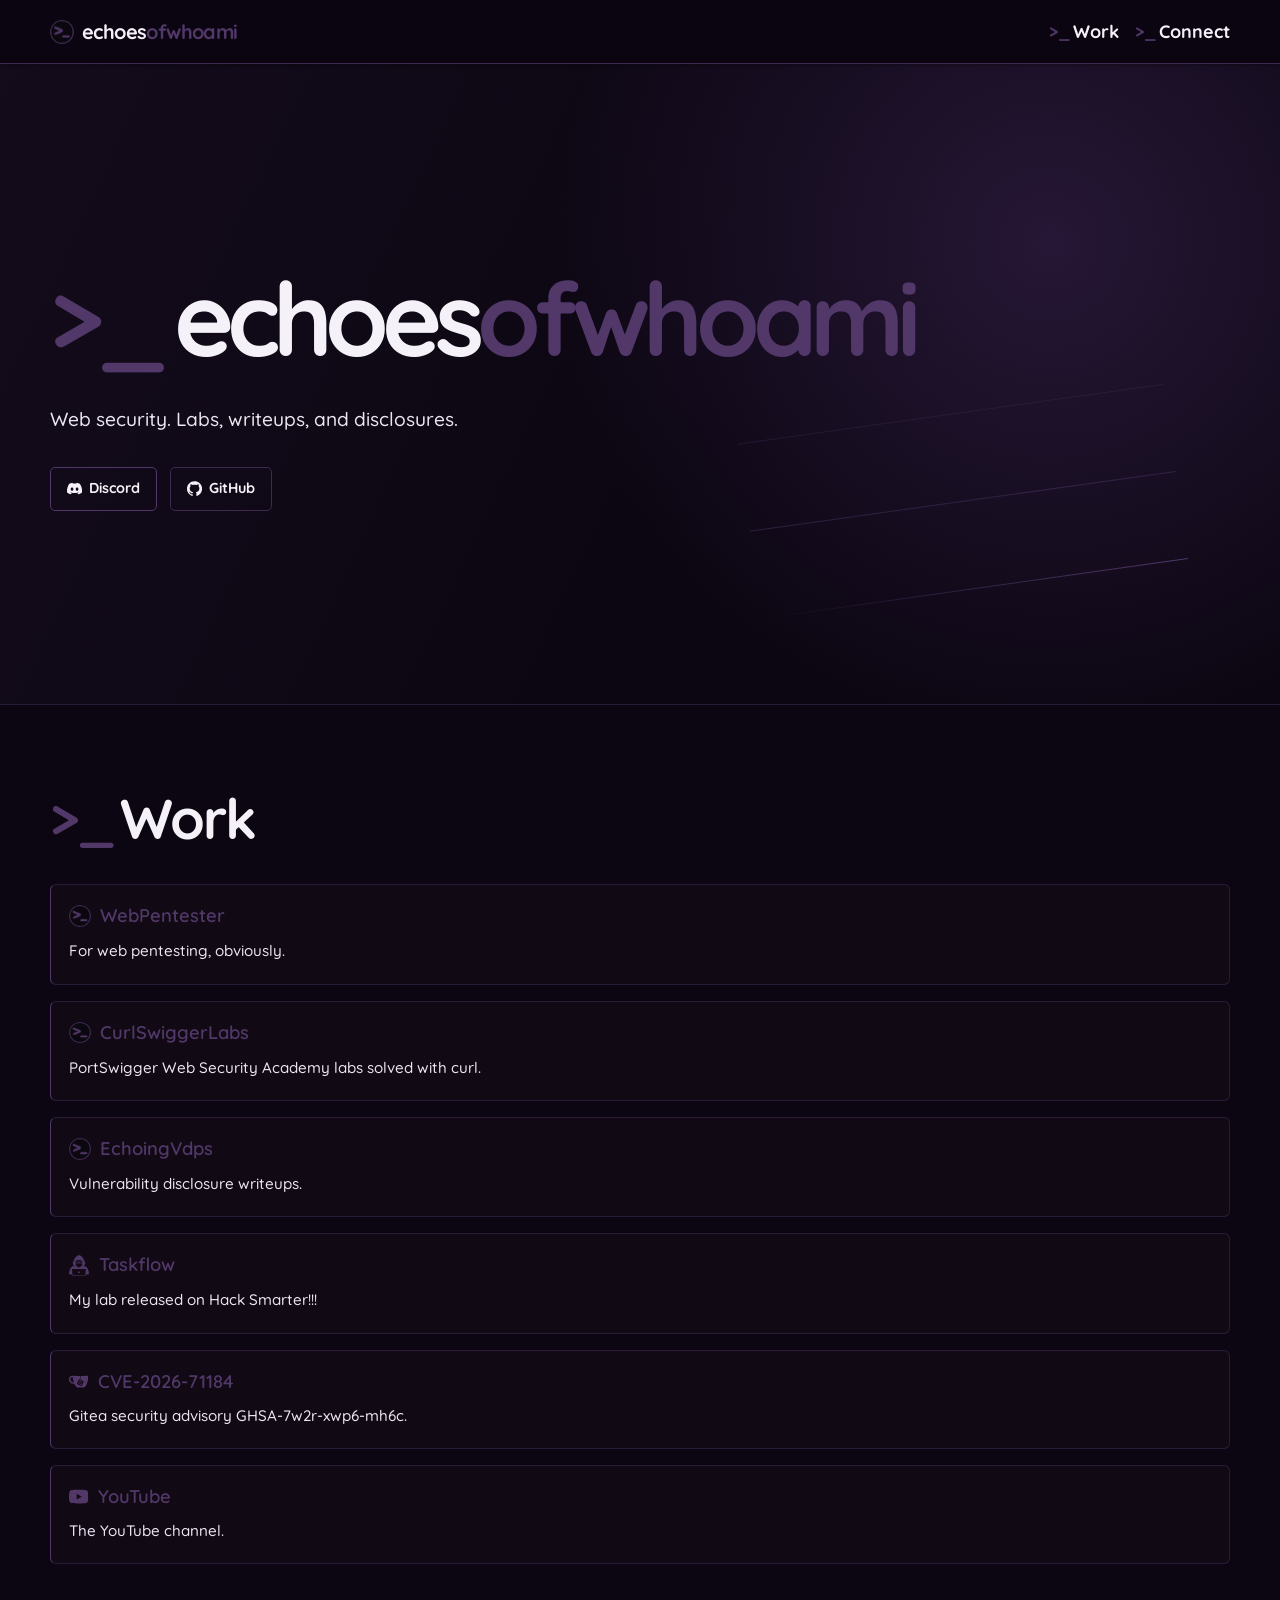
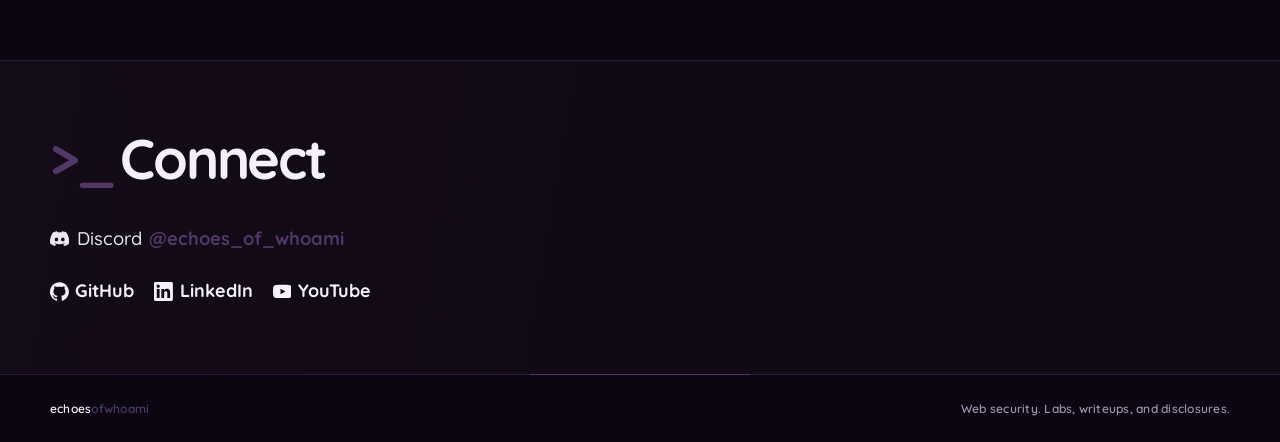
<file: index.html>
<!DOCTYPE html>
<html lang="en">
  <head>
    <meta charset="UTF-8" />
    <meta name="viewport" content="width=device-width, initial-scale=1.0" />
    <title>echoesofwhoami</title>
    <meta
      name="description"
      content="echoesofwhoami. Web security: WebPentester, CurlSwiggerLabs, EchoingVdps, Taskflow, and CVE-2026-71184."
    />
    <meta name="robots" content="index, follow" />
    <meta name="color-scheme" content="dark" />
    <link rel="canonical" href="https://echoesofwhoami.com/" />
    <link rel="icon" href="/logo.png" type="image/png" />

    <meta property="og:type" content="website" />
    <meta property="og:url" content="https://echoesofwhoami.com/" />
    <meta property="og:title" content="echoesofwhoami" />
    <meta
      property="og:description"
      content="echoesofwhoami. Web security: WebPentester, CurlSwiggerLabs, EchoingVdps, Taskflow, and CVE-2026-71184."
    />
    <meta property="og:locale" content="en_US" />
    <meta property="og:site_name" content="echoesofwhoami" />
    <meta property="og:image" content="https://echoesofwhoami.com/og-default.png" />
    <meta property="og:image:secure_url" content="https://echoesofwhoami.com/og-default.png" />
    <meta property="og:image:type" content="image/png" />
    <meta property="og:image:width" content="1200" />
    <meta property="og:image:height" content="627" />
    <meta property="og:image:alt" content="echoesofwhoami" />

    <meta name="twitter:card" content="summary_large_image" />
    <meta name="twitter:title" content="echoesofwhoami" />
    <meta
      name="twitter:description"
      content="echoesofwhoami. Web security: WebPentester, CurlSwiggerLabs, EchoingVdps, Taskflow, and CVE-2026-71184."
    />
    <meta name="twitter:image" content="https://echoesofwhoami.com/og-default.png" />

    <link rel="preconnect" href="https://fonts.googleapis.com" />
    <link rel="preconnect" href="https://fonts.gstatic.com" crossorigin />
    <link href="https://fonts.googleapis.com/css2?family=Quicksand:wght@500;600;700&display=swap" rel="stylesheet" />
    <link rel="stylesheet" href="/styles.css" />

    <script type="application/ld+json">
      {
        "@context": "https://schema.org",
        "@graph": [
          {
            "@type": "ProfilePage",
            "@id": "https://echoesofwhoami.com/#page",
            "url": "https://echoesofwhoami.com/",
            "name": "echoesofwhoami",
            "description": "echoesofwhoami. Web security: WebPentester, CurlSwiggerLabs, EchoingVdps, Taskflow, and CVE-2026-71184.",
            "image": "https://echoesofwhoami.com/og-default.png",
            "mainEntity": {
              "@id": "https://echoesofwhoami.com/#person"
            }
          },
          {
            "@type": "Person",
            "@id": "https://echoesofwhoami.com/#person",
            "name": "echoesofwhoami",
            "alternateName": "echoes_of_whoami",
            "url": "https://echoesofwhoami.com/",
            "image": "https://echoesofwhoami.com/og-default.png",
            "description": "Web security. Labs, writeups, and disclosures.",
            "sameAs": [
              "https://github.com/echoesofwhoami",
              "https://www.linkedin.com/in/amos-v",
              "https://www.youtube.com/@echoesofwhoami"
            ]
          },
          {
            "@type": "ItemList",
            "@id": "https://echoesofwhoami.com/#work",
            "name": "Work",
            "itemListElement": [
              {
                "@type": "ListItem",
                "position": 1,
                "item": {
                  "@type": "WebSite",
                  "name": "WebPentester",
                  "url": "https://webpentester.com",
                  "discussionUrl": "https://discord.gg/reYpPRST5"
                }
              },
              {
                "@type": "ListItem",
                "position": 2,
                "item": {
                  "@type": "WebSite",
                  "name": "CurlSwiggerLabs",
                  "url": "https://curlswiggerlabs.echoesofwhoami.com"
                }
              },
              {
                "@type": "ListItem",
                "position": 3,
                "item": {
                  "@type": "WebSite",
                  "name": "EchoingVdps",
                  "url": "https://echoingvdps.echoesofwhoami.com"
                }
              },
              {
                "@type": "ListItem",
                "position": 4,
                "item": {
                  "@type": "CreativeWork",
                  "name": "Taskflow",
                  "url": "https://www.hacksmarter.org/courses/e29f58a3-73bf-4290-a12c-e6c801a3042f"
                }
              },
              {
                "@type": "ListItem",
                "position": 5,
                "item": {
                  "@type": "CreativeWork",
                  "name": "CVE-2026-71184",
                  "url": "https://github.com/go-gitea/gitea/security/advisories/GHSA-7w2r-xwp6-mh6c"
                }
              },
              {
                "@type": "ListItem",
                "position": 6,
                "item": {
                  "@type": "WebSite",
                  "name": "YouTube",
                  "url": "https://www.youtube.com/@echoesofwhoami"
                }
              }
            ]
          }
        ]
      }
    </script>
  </head>
  <body>
    <svg class="sprite" aria-hidden="true">
      <symbol id="icon-github" viewBox="0 0 24 24">
        <path d="M12 .297c-6.63 0-12 5.373-12 12 0 5.303 3.438 9.8 8.205 11.385.6.113.82-.258.82-.577 0-.285-.01-1.04-.015-2.04-3.338.724-4.042-1.61-4.042-1.61C4.422 18.07 3.633 17.7 3.633 17.7c-1.087-.744.084-.729.084-.729 1.205.084 1.838 1.236 1.838 1.236 1.07 1.835 2.809 1.305 3.495.998.108-.776.417-1.305.76-1.605-2.665-.3-5.466-1.332-5.466-5.93 0-1.31.465-2.38 1.235-3.22-.135-.303-.54-1.523.105-3.176 0 0 1.005-.322 3.3 1.23.96-.267 1.98-.399 3-.405 1.02.006 2.04.138 3 .405 2.28-1.552 3.285-1.23 3.285-1.23.645 1.653.24 2.873.12 3.176.765.84 1.23 1.91 1.23 3.22 0 4.61-2.805 5.625-5.475 5.92.42.36.81 1.096.81 2.22 0 1.606-.015 2.896-.015 3.286 0 .315.21.69.825.57C20.565 22.092 24 17.592 24 12.297c0-6.627-5.373-12-12-12" />
      </symbol>
      <symbol id="icon-linkedin" viewBox="0 0 24 24">
        <path d="M20.447 20.452h-3.554v-5.569c0-1.328-.027-3.037-1.852-3.037-1.853 0-2.136 1.445-2.136 2.939v5.667H9.351V9h3.414v1.561h.046c.477-.9 1.637-1.85 3.37-1.85 3.601 0 4.267 2.37 4.267 5.455v6.286zM5.337 7.433c-1.144 0-2.063-.926-2.063-2.065 0-1.138.92-2.063 2.063-2.063 1.14 0 2.064.925 2.064 2.063 0 1.139-.925 2.065-2.064 2.065zm1.782 13.019H3.555V9h3.564v11.452zM22.225 0H1.771C.792 0 0 .774 0 1.729v20.542C0 23.227.792 24 1.771 24h20.451C23.2 24 24 23.227 24 22.271V1.729C24 .774 23.2 0 22.222 0h.003z" />
      </symbol>
      <symbol id="icon-discord" viewBox="0 0 24 24">
        <path d="M20.317 4.3698a19.7913 19.7913 0 00-4.8851-1.5152.0741.0741 0 00-.0785.0371c-.211.3753-.4447.8648-.6083 1.2495-1.8447-.2762-3.68-.2762-5.4868 0-.1636-.3933-.4058-.8742-.6177-1.2495a.077.077 0 00-.0785-.037 19.7363 19.7363 0 00-4.8852 1.515.0699.0699 0 00-.0321.0277C.5334 9.0458-.319 13.5799.0992 18.0578a.0824.0824 0 00.0312.0561c2.0528 1.5076 4.0413 2.4228 5.9929 3.0294a.0777.0777 0 00.0842-.0276c.4616-.6304.8731-1.2952 1.226-1.9942a.076.076 0 00-.0416-.1057c-.6528-.2476-1.2743-.5495-1.8722-.8923a.077.077 0 01-.0076-.1277c.1258-.0943.2517-.1923.3718-.2914a.0743.0743 0 01.0776-.0105c3.9278 1.7933 8.18 1.7933 12.0614 0a.0739.0739 0 01.0785.0095c.1202.099.246.1981.3728.2924a.077.077 0 01-.0066.1276 12.2986 12.2986 0 01-1.873.8914.0766.0766 0 00-.0407.1067c.3604.698.7719 1.3628 1.225 1.9932a.076.076 0 00.0842.0286c1.961-.6067 3.9495-1.5219 6.0023-3.0294a.077.077 0 00.0313-.0552c.5004-5.177-.8382-9.6739-3.5485-13.6604a.061.061 0 00-.0312-.0286zM8.02 15.3312c-1.1825 0-2.1569-1.0857-2.1569-2.419 0-1.3332.9555-2.4189 2.157-2.4189 1.2108 0 2.1757 1.0952 2.1568 2.419 0 1.3332-.9555 2.4189-2.1569 2.4189zm7.9748 0c-1.1825 0-2.1569-1.0857-2.1569-2.419 0-1.3332.9554-2.4189 2.1569-2.4189 1.2108 0 2.1757 1.0952 2.1568 2.419 0 1.3332-.946 2.4189-2.1568 2.4189Z" />
      </symbol>
      <symbol id="icon-youtube" viewBox="0 0 24 24">
        <path d="M23.498 6.186a3.016 3.016 0 0 0-2.122-2.136C19.505 3.545 12 3.545 12 3.545s-7.505 0-9.377.505A3.017 3.017 0 0 0 .502 6.186C0 8.07 0 12 0 12s0 3.93.502 5.814a3.016 3.016 0 0 0 2.122 2.136c1.871.505 9.376.505 9.376.505s7.505 0 9.377-.505a3.015 3.015 0 0 0 2.122-2.136C24 15.93 24 12 24 12s0-3.93-.502-5.814zM9.545 15.568V8.432L15.818 12l-6.273 3.568z" />
      </symbol>
      <symbol id="icon-gitea" viewBox="0 0 24 24">
        <path d="M4.209 4.603c-.247 0-.525.02-.84.088-.333.07-1.28.283-2.054 1.027C-.403 7.25.035 9.685.089 10.052c.065.446.263 1.687 1.21 2.768 1.749 2.141 5.513 2.092 5.513 2.092s.462 1.103 1.168 2.119c.955 1.263 1.936 2.248 2.89 2.367 2.406 0 7.212-.004 7.212-.004s.458.004 1.08-.394c.535-.324 1.013-.893 1.013-.893s.492-.527 1.18-1.73c.21-.37.385-.729.538-1.068 0 0 2.107-4.471 2.107-8.823-.042-1.318-.367-1.55-.443-1.627-.156-.156-.366-.153-.366-.153s-4.475.252-6.792.306c-.508.011-1.012.023-1.512.027v4.474l-.634-.301c0-1.39-.004-4.17-.004-4.17-1.107.016-3.405-.084-3.405-.084s-5.399-.27-5.987-.324c-.187-.011-.401-.032-.648-.032zm.354 1.832h.111s.271 2.269.6 3.597C5.549 11.147 6.22 13 6.22 13s-.996-.119-1.641-.348c-.99-.324-1.409-.714-1.409-.714s-.73-.511-1.096-1.52C1.444 8.73 2.021 7.7 2.021 7.7s.32-.859 1.47-1.145c.395-.106.863-.12 1.072-.12zm8.33 2.554c.26.003.509.127.509.127l.868.422-.529 1.075a.686.686 0 0 0-.614.359.685.685 0 0 0 .072.756l-.939 1.924a.69.69 0 0 0-.66.527.687.687 0 0 0 .347.763.686.686 0 0 0 .867-.206.688.688 0 0 0-.069-.882l.916-1.874a.667.667 0 0 0 .237-.02.657.657 0 0 0 .271-.137 8.826 8.826 0 0 1 1.016.512.761.761 0 0 1 .286.282c.073.21-.073.569-.073.569-.087.29-.702 1.55-.702 1.55a.692.692 0 0 0-.676.477.681.681 0 1 0 1.157-.252c.073-.141.141-.282.214-.431.19-.397.515-1.16.515-1.16.035-.066.218-.394.103-.814-.095-.435-.48-.638-.48-.638-.467-.301-1.116-.58-1.116-.58s0-.156-.042-.27a.688.688 0 0 0-.148-.241l.516-1.062 2.89 1.401s.48.218.583.619c.073.282-.019.534-.069.657-.24.587-2.1 4.317-2.1 4.317s-.232.554-.748.588a1.065 1.065 0 0 1-.393-.045l-.202-.08-4.31-2.1s-.417-.218-.49-.596c-.083-.31.104-.691.104-.691l2.073-4.272s.183-.37.466-.497a.855.855 0 0 1 .35-.077z" />
      </symbol>
    </svg>
    <header class="navbar">
      <nav class="nav-container" aria-label="Primary">
        <a class="brand-link" href="/">
          <img class="brand-icon" src="/logo.png" alt="" width="24" height="24" />
          <span class="wordmark">echoes<span class="name-accent">ofwhoami</span></span>
        </a>
        <ul class="nav-links">
          <li><a href="#work"><span class="prompt" aria-hidden="true">&gt;_</span>Work</a></li>
          <li><a href="#connect"><span class="prompt" aria-hidden="true">&gt;_</span>Connect</a></li>
        </ul>
      </nav>
    </header>

    <main>
      <section class="hero" aria-labelledby="home-title">
        <div class="shell">
          <h1 id="home-title"><span class="prompt" aria-hidden="true">&gt;_</span>echoes<span class="name-accent">ofwhoami</span></h1>
          <p>Web security. Labs, writeups, and disclosures.</p>
          <div class="hero-actions">
            <a class="button button-primary" href="https://discord.gg/reYpPRST5" rel="noreferrer">
              <svg class="icon" aria-hidden="true"><use href="#icon-discord"></use></svg>
              Discord
            </a>
            <a class="button" href="https://github.com/echoesofwhoami" rel="noreferrer">
              <svg class="icon" aria-hidden="true"><use href="#icon-github"></use></svg>
              GitHub
            </a>
          </div>
        </div>
      </section>

      <section class="work" id="work" aria-labelledby="work-title">
        <div class="shell">
          <h2 id="work-title"><span class="prompt" aria-hidden="true">&gt;_</span>Work</h2>
          <div class="work-list">
            <article>
              <h3>
                <a href="https://webpentester.com" rel="noreferrer">
                  <img class="mark" src="/logo.png" alt="" width="22" height="22" />
                  WebPentester
                </a>
              </h3>
              <p>
                For web pentesting, obviously.
              </p>
            </article>
            <article>
              <h3>
                <a href="https://curlswiggerlabs.echoesofwhoami.com" rel="noreferrer">
                  <img class="mark" src="/logo.png" alt="" width="22" height="22" />
                  CurlSwiggerLabs
                </a>
              </h3>
              <p>PortSwigger Web Security Academy labs solved with curl.</p>
            </article>
            <article>
              <h3>
                <a href="https://echoingvdps.echoesofwhoami.com" rel="noreferrer">
                  <img class="mark" src="/logo.png" alt="" width="22" height="22" />
                  EchoingVdps
                </a>
              </h3>
              <p>Vulnerability disclosure writeups.</p>
            </article>
            <article>
              <h3>
                <a href="https://www.hacksmarter.org/courses/e29f58a3-73bf-4290-a12c-e6c801a3042f" rel="noreferrer">
                  <span class="icon-mask" aria-hidden="true"></span>
                  Taskflow
                </a>
              </h3>
              <p>My lab released on Hack Smarter!!!</p>
            </article>
            <article>
              <h3>
                <a href="https://github.com/go-gitea/gitea/security/advisories/GHSA-7w2r-xwp6-mh6c" rel="noreferrer">
                  <svg class="icon" aria-hidden="true"><use href="#icon-gitea"></use></svg>
                  CVE-2026-71184
                </a>
              </h3>
              <p>Gitea security advisory GHSA-7w2r-xwp6-mh6c.</p>
            </article>
            <article>
              <h3>
                <a href="https://www.youtube.com/@echoesofwhoami" rel="noreferrer">
                  <svg class="icon" aria-hidden="true"><use href="#icon-youtube"></use></svg>
                  YouTube
                </a>
              </h3>
              <p>The YouTube channel.</p>
            </article>
          </div>
        </div>
      </section>

      <section class="connect" id="connect" aria-labelledby="connect-title">
        <div class="shell">
          <h2 id="connect-title"><span class="prompt" aria-hidden="true">&gt;_</span>Connect</h2>
          <p class="handle">
            <a href="https://discord.gg/reYpPRST5" rel="noreferrer">
              <svg class="icon" aria-hidden="true"><use href="#icon-discord"></use></svg>
              Discord <span>@echoes_of_whoami</span>
            </a>
          </p>
          <ul class="connect-links">
            <li>
              <a href="https://github.com/echoesofwhoami" rel="noreferrer">
                <svg class="icon" aria-hidden="true"><use href="#icon-github"></use></svg>
                GitHub
              </a>
            </li>
            <li>
              <a href="https://www.linkedin.com/in/amos-v" rel="noreferrer">
                <svg class="icon" aria-hidden="true"><use href="#icon-linkedin"></use></svg>
                LinkedIn
              </a>
            </li>
            <li>
              <a href="https://www.youtube.com/@echoesofwhoami" rel="noreferrer">
                <svg class="icon" aria-hidden="true"><use href="#icon-youtube"></use></svg>
                YouTube
              </a>
            </li>
          </ul>
        </div>
      </section>
    </main>

    <footer class="site-footer">
      <div class="shell footer-bottom">
        <span class="wordmark">echoes<span class="name-accent">ofwhoami</span></span>
        <span>Web security. Labs, writeups, and disclosures.</span>
      </div>
    </footer>
  </body>
</html>
</file>
<file: styles.css>
:root {
  color-scheme: dark;
  --page-bg: #0c0612;
  --surface: #110914;
  --surface-elevated: #1a1022;
  --border: #2a1c38;
  --border-muted: #3d2a50;
  --text: #ebe6f2;
  --text-muted: #9d90ab;
  --heading: #f4f1f8;
  --accent: #513869;
  --accent-hover: #b49bc8;
  --font-sans: Quicksand, "Segoe UI", sans-serif;
  --font-size-base: 18px;
  --line-height: 1.6;
  --radius: 6px;
}

*,
*::before,
*::after {
  box-sizing: border-box;
}

html,
body {
  margin: 0;
  min-height: 100%;
}

body {
  background: var(--page-bg);
  color: var(--text);
  font-family: var(--font-sans);
  font-size: var(--font-size-base);
  font-weight: 500;
  line-height: var(--line-height);
}

h1,
h2,
h3 {
  margin: 0;
  color: var(--heading);
  line-height: 1.2;
}

p {
  margin: 0;
  font-weight: 500;
}

a {
  color: var(--accent);
  font-weight: 600;
  text-decoration: none;
}

a:visited {
  color: var(--accent);
}

a:hover,
a:focus-visible {
  color: var(--accent-hover);
}

ul {
  margin: 0;
  padding: 0;
  list-style: none;
}

.shell {
  width: min(1180px, calc(100% - 40px));
  margin-inline: auto;
}

.navbar {
  position: sticky;
  top: 0;
  z-index: 100;
}

.navbar::before {
  position: absolute;
  z-index: 0;
  inset: 0;
  height: 64px;
  border-bottom: 1px solid var(--border-muted);
  background: color-mix(in srgb, var(--page-bg) 82%, transparent);
  box-shadow: 0 1px 3px rgba(0, 0, 0, 0.35);
  content: "";
  pointer-events: none;
  backdrop-filter: blur(10px);
}

.nav-container {
  position: relative;
  z-index: 1;
  display: flex;
  align-items: center;
  justify-content: space-between;
  width: min(1180px, calc(100% - 40px));
  height: 64px;
  margin-inline: auto;
}

.brand-link,
.brand-link:visited {
  display: inline-flex;
  align-items: center;
  gap: 0.5rem;
  color: var(--heading);
  font-size: 1.25rem;
  font-weight: 700;
  letter-spacing: -0.03em;
}

.brand-icon {
  width: 24px;
  height: 24px;
  border: 0;
}

.brand-link:hover,
.brand-link:focus-visible {
  color: var(--heading);
}

.name-accent,
.prompt {
  color: var(--accent);
}

.prompt {
  margin-right: 0.12em;
}

.wordmark {
  color: var(--heading);
}

.brand-link:hover .name-accent,
.brand-link:focus-visible .name-accent,
a:hover .name-accent,
a:focus-visible .name-accent {
  color: var(--accent-hover);
}

.nav-links {
  display: flex;
  gap: 1rem;
}

.nav-links a,
.nav-links a:visited {
  color: var(--heading);
  font-weight: 700;
}

.nav-links a:hover,
.nav-links a:focus-visible {
  color: var(--accent-hover);
}

.nav-links a:focus-visible,
.brand-link:focus-visible,
.button:focus-visible {
  outline: 2px solid var(--accent);
  outline-offset: 3px;
}

.hero {
  position: relative;
  display: grid;
  min-height: min(640px, calc(100vh - 64px));
  align-items: center;
  isolation: isolate;
}

.hero::before {
  position: absolute;
  z-index: -1;
  inset: 0;
  background:
    radial-gradient(circle at 82% 28%, color-mix(in srgb, #8d5cc4 20%, transparent), transparent 31rem),
    linear-gradient(115deg, color-mix(in srgb, var(--surface-elevated) 55%, transparent), transparent 55%);
  content: "";
}

.hero::after {
  position: absolute;
  z-index: -1;
  right: 7vw;
  bottom: 18%;
  width: min(36vw, 430px);
  height: 1px;
  background: linear-gradient(90deg, transparent, var(--accent));
  box-shadow:
    0 -88px 0 color-mix(in srgb, var(--border-muted) 70%, transparent),
    0 -176px 0 color-mix(in srgb, var(--border-muted) 40%, transparent);
  content: "";
  transform: rotate(-8deg);
}

.hero .shell {
  padding-block: 5rem;
}

.hero h1 {
  margin-bottom: 1.5rem;
  font-size: clamp(2.8rem, 8vw, 6.5rem);
  letter-spacing: -0.07em;
}

.hero p {
  max-width: 720px;
  color: var(--text);
  font-size: clamp(1rem, 2vw, 1.2rem);
}

.hero-actions {
  display: flex;
  flex-wrap: wrap;
  gap: 0.8rem;
  margin-top: 2rem;
}

.sprite {
  position: absolute;
  width: 0;
  height: 0;
  overflow: hidden;
}

.icon {
  display: inline-block;
  width: 1.05em;
  height: 1.05em;
  flex: 0 0 auto;
  fill: currentColor;
  vertical-align: -0.15em;
}

.icon-mask {
  display: inline-block;
  width: 1.15em;
  height: 1.15em;
  flex: 0 0 auto;
  background-color: currentColor;
  vertical-align: -0.18em;
  -webkit-mask: url("/icons/hacksmarter.png") center / contain no-repeat;
  mask: url("/icons/hacksmarter.png") center / contain no-repeat;
}

.button {
  display: inline-flex;
  min-height: 44px;
  align-items: center;
  justify-content: center;
  gap: 0.45rem;
  padding: 0.15rem 1rem;
  border: 1px solid var(--border-muted);
  border-radius: 5px;
  color: var(--heading);
  font-size: 0.9rem;
  font-weight: 700;
}

.button:visited {
  color: var(--heading);
}

.button:hover,
.button:focus-visible {
  border-color: var(--text-muted);
  color: var(--heading);
}

.button-primary {
  border-color: var(--accent);
  color: var(--heading);
}

.button-primary:visited {
  color: var(--heading);
}

.button-primary:hover,
.button-primary:focus-visible {
  border-color: var(--accent-hover);
  background: color-mix(in srgb, var(--accent) 8%, transparent);
  color: var(--heading);
}

.work,
.connect {
  scroll-margin-top: 84px;
}

.work {
  padding-block: 5rem 6rem;
  border-top: 1px solid var(--border);
}

.work h2,
.connect h2 {
  margin-bottom: 2rem;
  font-size: clamp(2rem, 5vw, 3.5rem);
  letter-spacing: -0.04em;
}

.work-list {
  display: grid;
  gap: 1rem;
}

.work-list article {
  padding: 1.25rem 1.25rem 1.25rem 1.15rem;
  border: 1px solid var(--border);
  border-left: 1px solid var(--accent);
  border-radius: var(--radius);
  background: var(--surface);
}

.work-list h3 {
  margin-bottom: 0.45rem;
  font-size: 1.15rem;
}

.work-list h3 a {
  display: inline-flex;
  align-items: center;
  gap: 0.55rem;
}

.work-list h3 .mark {
  width: 1.35rem;
  height: 1.35rem;
  border: 0;
}

.work-list p {
  font-size: 0.95rem;
}

.work-list p a {
  font-weight: 700;
}

.work-list p .icon {
  width: 0.95em;
  height: 0.95em;
  margin-right: 0.2rem;
}

.connect {
  border-top: 1px solid var(--border);
  background:
    linear-gradient(100deg, color-mix(in srgb, var(--accent) 5%, transparent), transparent 45%),
    var(--surface);
}

.connect .shell {
  padding-block: 4rem;
}

.handle {
  color: var(--text);
  font-size: 1.15rem;
}

.handle a,
.handle a:visited {
  display: inline-flex;
  align-items: center;
  gap: 0.45rem;
  color: var(--text);
  font-weight: 500;
}

.handle a span {
  color: var(--accent);
  font-weight: 700;
}

.handle a:hover,
.handle a:hover span,
.handle a:focus-visible,
.handle a:focus-visible span {
  color: var(--accent-hover);
}

.connect-links {
  display: flex;
  flex-wrap: wrap;
  gap: 1.25rem;
  margin-top: 1.25rem;
}

.connect-links a,
.connect-links a:visited {
  display: inline-flex;
  align-items: center;
  gap: 0.4rem;
  color: var(--heading);
  font-weight: 700;
}

.site-footer {
  position: relative;
  border-top: 1px solid var(--border);
  background: var(--page-bg);
}

.site-footer::before {
  position: absolute;
  top: -1px;
  left: 50%;
  width: min(220px, 35vw);
  height: 1px;
  background: var(--accent);
  content: "";
  transform: translateX(-50%);
}

.footer-bottom {
  display: flex;
  justify-content: space-between;
  gap: 1rem;
  padding-block: 1.5rem;
  color: var(--text-muted);
  font-size: 0.75rem;
  font-weight: 600;
  letter-spacing: 0.02em;
}

.missing {
  display: grid;
  min-height: calc(100vh - 64px);
  align-items: center;
}

.missing h1 {
  margin-bottom: 1rem;
  font-size: clamp(2rem, 5vw, 3.5rem);
  letter-spacing: -0.04em;
}

.missing a,
.missing a:visited,
.missing a:hover,
.missing a:focus-visible {
  color: var(--heading);
  font-weight: 700;
}

@media (max-width: 900px) {
  .hero::after {
    display: none;
  }
}

@media (max-width: 640px) {
  body {
    font-size: max(14px, calc(var(--font-size-base) - 2px));
  }

  .shell,
  .nav-container {
    width: min(1180px, calc(100% - 28px));
  }

  .hero {
    min-height: auto;
  }

  .hero .shell {
    padding-block: 4.5rem;
  }

  .hero h1 {
    font-size: clamp(2rem, 10vw, 3rem);
  }

  .hero-actions .button {
    flex: 1 1 auto;
  }

  .work {
    padding-block: 4rem;
  }

  .connect .shell {
    padding-block: 3rem;
  }

  .footer-bottom {
    flex-direction: column;
  }
}
</file>
